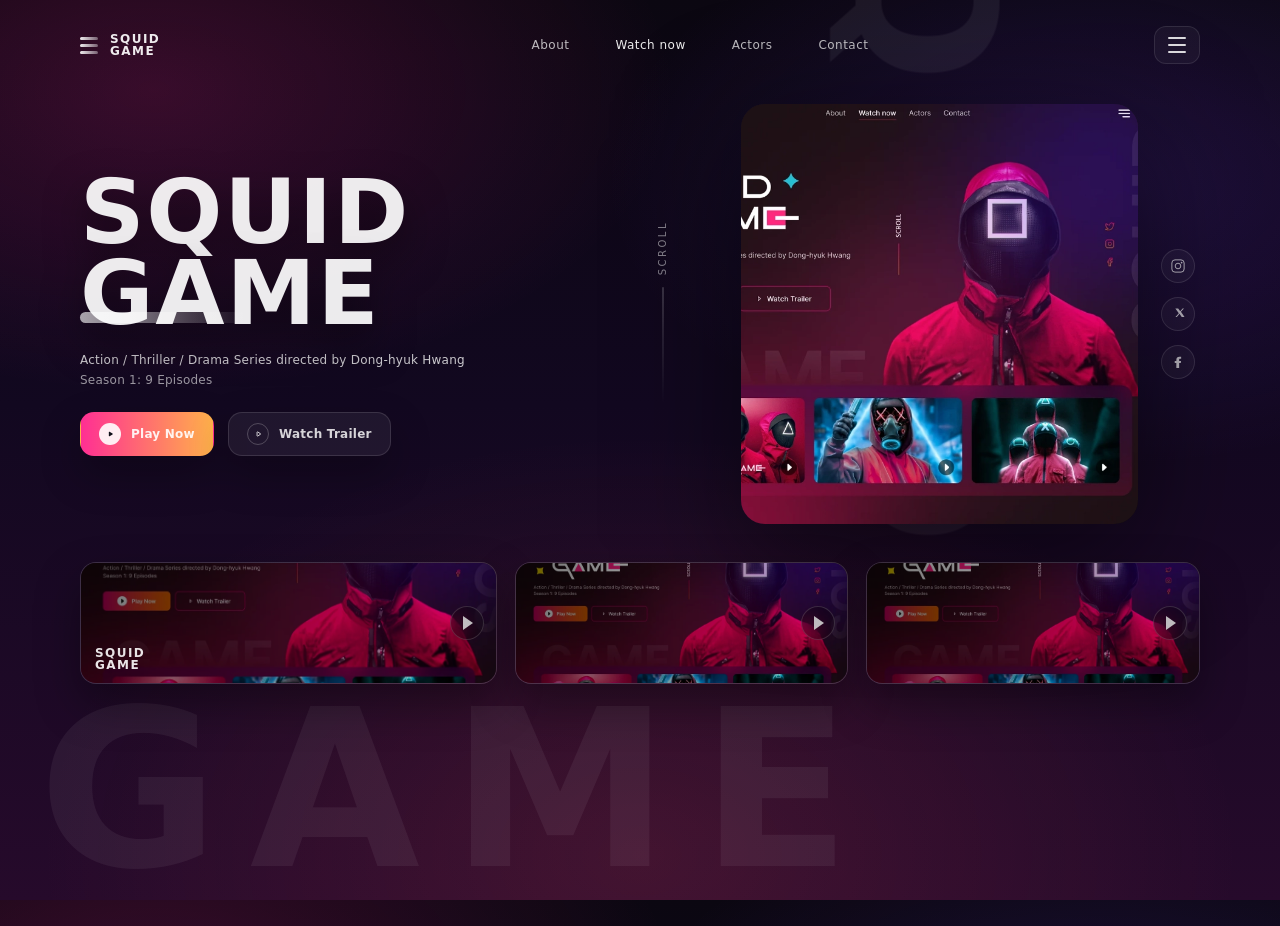
<file: task 2/index.html>
<!doctype html>
<html lang="en">
  <head>
    <meta charset="UTF-8" />
    <meta name="viewport" content="width=device-width, initial-scale=1.0" />
    <title>Squid Game - Landing</title>
    <link rel="stylesheet" href="style.css" />
  </head>
  <body>
    <div class="bg" aria-hidden="true">
      <span class="bg__word bg__word--game">GAME</span>
      <span class="bg__word bg__word--squid">SQUID</span>
    </div>

    <header class="header">
      <a class="brand" href="#" aria-label="Squid Game home">
        <span class="brand__mark" aria-hidden="true">
          <span class="brand__dot"></span>
          <span class="brand__dot"></span>
          <span class="brand__dot"></span>
        </span>
        <span class="brand__text">
          <span>SQUID</span>
          <span>GAME</span>
        </span>
      </a>

      <nav class="nav" aria-label="Primary">
        <a class="nav__link" href="#">About</a>
        <a class="nav__link nav__link--active" href="#">Watch now</a>
        <a class="nav__link" href="#">Actors</a>
        <a class="nav__link" href="#">Contact</a>
      </nav>

      <button class="menu" type="button" aria-label="Open menu">
        <span class="menu__bar"></span>
        <span class="menu__bar"></span>
        <span class="menu__bar"></span>
      </button>
    </header>

    <main class="wrap">
      <section class="hero" aria-label="Hero">
        <div class="hero__left">
          <h1 class="hero__title">
            <span>SQUID</span>
            <span>GAME</span>
          </h1>

          <p class="hero__desc">
            Action / Thriller / Drama Series directed by Dong-hyuk Hwang
            <br />
            <span class="hero__muted">Season 1: 9 Episodes</span>
          </p>

          <div class="hero__cta">
            <a class="btn btn--primary" href="#">
              <span class="btn__icon" aria-hidden="true">
                <svg viewBox="0 0 24 24" fill="none">
                  <path
                    d="M10 8.8v6.4a.8.8 0 0 0 1.24.66l5.06-3.2a.8.8 0 0 0 0-1.32l-5.06-3.2A.8.8 0 0 0 10 8.8Z"
                    fill="currentColor"
                  />
                </svg>
              </span>
              Play Now
            </a>
            <a class="btn btn--ghost" href="#">
              <span class="btn__icon btn__icon--ghost" aria-hidden="true">
                <svg viewBox="0 0 24 24" fill="none">
                  <path
                    d="M10.4 9.1v5.8a.7.7 0 0 0 1.1.6l4.6-2.9a.7.7 0 0 0 0-1.2l-4.6-2.9a.7.7 0 0 0-1.1.6Z"
                    stroke="currentColor"
                    stroke-width="1.6"
                    stroke-linejoin="round"
                  />
                </svg>
              </span>
              Watch Trailer
            </a>
          </div>
        </div>

        <div class="hero__mid" aria-hidden="true">
          <div class="scroll">
            <span class="scroll__text">SCROLL</span>
            <span class="scroll__line"></span>
          </div>
        </div>

        <div class="hero__right">
          <div class="character" aria-label="Masked guard">
            <img
              src="reference.webp"
              alt="Masked guard in red suit"
              loading="eager"
            />
            <div class="character__frame" aria-hidden="true"></div>
          </div>

          <aside class="social" aria-label="Social links">
            <a class="social__link" href="#" aria-label="Instagram">
              <svg viewBox="0 0 24 24" fill="none">
                <path
                  d="M7.5 2.8h9A4.7 4.7 0 0 1 21.2 7.5v9A4.7 4.7 0 0 1 16.5 21.2h-9A4.7 4.7 0 0 1 2.8 16.5v-9A4.7 4.7 0 0 1 7.5 2.8Z"
                  stroke="currentColor"
                  stroke-width="1.5"
                />
                <path
                  d="M12 16.2A4.2 4.2 0 1 0 12 7.8a4.2 4.2 0 0 0 0 8.4Z"
                  stroke="currentColor"
                  stroke-width="1.5"
                />
                <path
                  d="M17.4 6.9h.01"
                  stroke="currentColor"
                  stroke-width="2.6"
                  stroke-linecap="round"
                />
              </svg>
            </a>
            <a class="social__link" href="#" aria-label="Twitter / X">
              <svg viewBox="0 0 24 24" fill="none">
                <path
                  d="M18.9 3.6h2.1l-4.6 5.2 5.4 7.6h-4.2l-3.3-4.6-4 4.6H8.2l5-5.7-5.2-7.1h4.3l3 4.1 3.6-4.1Z"
                  fill="currentColor"
                />
              </svg>
            </a>
            <a class="social__link" href="#" aria-label="Facebook">
              <svg viewBox="0 0 24 24" fill="none">
                <path
                  d="M13.7 21v-7.6h2.5l.4-3h-2.9V8.5c0-.9.2-1.5 1.5-1.5h1.5V4.3c-.7-.1-1.6-.2-2.7-.2-2.7 0-4.5 1.6-4.5 4.6v1.7H7.1v3h2.4V21h4.2Z"
                  fill="currentColor"
                />
              </svg>
            </a>
          </aside>
        </div>
      </section>

      <section class="rail" aria-label="Featured videos">
        <article class="tile tile--wide">
          <img
            src="reference.webp"
            alt="Featured video 1"
            loading="lazy"
          />
          <button class="tile__play" type="button" aria-label="Play video 1">
            <span aria-hidden="true"></span>
          </button>
          <div class="tile__shade" aria-hidden="true"></div>
          <div class="tile__brand" aria-hidden="true">
            <span>SQUID</span><span>GAME</span>
          </div>
        </article>

        <article class="tile">
          <img
            src="reference.webp"
            alt="Featured video 2"
            loading="lazy"
          />
          <button class="tile__play" type="button" aria-label="Play video 2">
            <span aria-hidden="true"></span>
          </button>
          <div class="tile__shade" aria-hidden="true"></div>
        </article>

        <article class="tile">
          <img
            src="reference.webp"
            alt="Featured video 3"
            loading="lazy"
          />
          <button class="tile__play" type="button" aria-label="Play video 3">
            <span aria-hidden="true"></span>
          </button>
          <div class="tile__shade" aria-hidden="true"></div>
        </article>
      </section>
    </main>
  </body>
</html>
</file>
<file: task 2/style.css>
:root {
  --bg0: #0b0711;
  --bg1: #120820;
  --bg2: #260a2b;
  --text: rgba(255, 255, 255, 0.92);
  --muted: rgba(255, 255, 255, 0.65);
  --glass: rgba(255, 255, 255, 0.08);
  --stroke: rgba(255, 255, 255, 0.14);
  --pink: #ff2f93;
  --orange: #ffb14a;
}

* {
  box-sizing: border-box;
}

html,
body {
  height: 100%;
}

body {
  margin: 0;
  font-family: ui-sans-serif, system-ui, -apple-system, Segoe UI, Roboto, Arial,
    "Noto Sans", "Helvetica Neue", sans-serif;
  color: var(--text);
  background: radial-gradient(900px 520px at 12% 10%, rgba(255, 33, 146, 0.18), transparent 58%),
    radial-gradient(900px 520px at 86% 20%, rgba(122, 60, 255, 0.16), transparent 55%),
    radial-gradient(1000px 700px at 50% 95%, rgba(255, 77, 87, 0.14), transparent 60%),
    linear-gradient(180deg, var(--bg0), var(--bg1) 45%, var(--bg2));
  overflow-x: hidden;
}

.bg {
  position: fixed;
  inset: 0;
  pointer-events: none;
  z-index: -1;
}

.bg__word {
  position: absolute;
  font-weight: 800;
  letter-spacing: 0.14em;
  color: rgba(255, 255, 255, 0.06);
  user-select: none;
  white-space: nowrap;
  filter: blur(0.2px);
}

.bg__word--game {
  left: 3%;
  bottom: -2%;
  font-size: clamp(92px, 18vw, 220px);
}

.bg__word--squid {
  right: -4%;
  top: 6%;
  font-size: clamp(80px, 16vw, 190px);
  transform: rotate(90deg);
}

.header {
  width: min(1120px, calc(100% - 56px));
  margin: 26px auto 0;
  display: grid;
  grid-template-columns: 200px 1fr 80px;
  align-items: center;
  gap: 12px;
}

.brand {
  display: inline-flex;
  align-items: center;
  gap: 12px;
  color: var(--text);
  text-decoration: none;
}

.brand__mark {
  display: inline-flex;
  flex-direction: column;
  gap: 4px;
}

.brand__dot {
  width: 18px;
  height: 3px;
  border-radius: 999px;
  background: linear-gradient(90deg, rgba(255, 255, 255, 0.92), rgba(255, 255, 255, 0.35));
}

.brand__text {
  display: flex;
  flex-direction: column;
  line-height: 1;
  font-weight: 700;
  letter-spacing: 0.12em;
  font-size: 12px;
}

.nav {
  display: flex;
  justify-content: center;
  gap: 26px;
}

.nav__link {
  color: rgba(255, 255, 255, 0.72);
  text-decoration: none;
  font-size: 12px;
  letter-spacing: 0.04em;
  padding: 8px 10px;
  border-radius: 999px;
}

.nav__link:hover {
  color: rgba(255, 255, 255, 0.9);
  background: rgba(255, 255, 255, 0.04);
}

.nav__link--active {
  color: rgba(255, 255, 255, 0.92);
}

.menu {
  justify-self: end;
  width: 46px;
  height: 38px;
  border-radius: 12px;
  border: 1px solid rgba(255, 255, 255, 0.1);
  background: rgba(255, 255, 255, 0.04);
  cursor: pointer;
  display: inline-flex;
  flex-direction: column;
  align-items: center;
  justify-content: center;
  gap: 5px;
}

.menu__bar {
  width: 18px;
  height: 2px;
  border-radius: 999px;
  background: rgba(255, 255, 255, 0.85);
}

.wrap {
  width: min(1120px, calc(100% - 56px));
  margin: 30px auto 40px;
}

.hero {
  display: grid;
  grid-template-columns: 1.1fr 120px 1fr;
  align-items: center;
  gap: 18px;
  min-height: 440px;
}

.hero__title {
  margin: 0;
  font-weight: 800;
  letter-spacing: 0.02em;
  line-height: 0.9;
  font-size: clamp(56px, 7vw, 92px);
  text-shadow: 0 18px 40px rgba(0, 0, 0, 0.5);
}

.hero__title > span {
  display: block;
}

.hero__title span:last-child {
  position: relative;
}

.hero__title span:last-child::after {
  content: "";
  position: absolute;
  left: 0;
  bottom: 0.12em;
  width: 1.9em;
  height: 0.12em;
  border-radius: 999px;
  background: linear-gradient(90deg, rgba(255, 255, 255, 0.9), rgba(255, 255, 255, 0));
  opacity: 0.7;
}

.hero__desc {
  margin: 18px 0 0;
  font-size: 12px;
  letter-spacing: 0.02em;
  color: rgba(255, 255, 255, 0.78);
  line-height: 1.6;
}

.hero__muted {
  color: rgba(255, 255, 255, 0.58);
}

.hero__cta {
  margin-top: 22px;
  display: flex;
  gap: 14px;
  flex-wrap: wrap;
}

.btn {
  display: inline-flex;
  align-items: center;
  gap: 10px;
  height: 44px;
  padding: 0 18px;
  border-radius: 14px;
  text-decoration: none;
  font-weight: 700;
  letter-spacing: 0.02em;
  font-size: 12px;
  border: 1px solid transparent;
  box-shadow: 0 18px 40px rgba(0, 0, 0, 0.28);
}

.btn__icon {
  width: 22px;
  height: 22px;
  display: inline-flex;
  align-items: center;
  justify-content: center;
  border-radius: 999px;
  color: #10101a;
  background: rgba(255, 255, 255, 0.9);
}

.btn__icon svg {
  width: 14px;
  height: 14px;
}

.btn--primary {
  color: rgba(255, 255, 255, 0.9);
  background: linear-gradient(90deg, var(--pink), var(--orange));
}

.btn--primary:hover {
  filter: brightness(1.05);
}

.btn--ghost {
  color: rgba(255, 255, 255, 0.82);
  background: rgba(255, 255, 255, 0.06);
  border-color: rgba(255, 255, 255, 0.12);
}

.btn--ghost:hover {
  border-color: rgba(255, 255, 255, 0.22);
  background: rgba(255, 255, 255, 0.08);
}

.btn__icon--ghost {
  background: transparent;
  color: rgba(255, 255, 255, 0.85);
  border: 1px solid rgba(255, 255, 255, 0.22);
}

.hero__mid {
  display: flex;
  justify-content: center;
}

.scroll {
  display: flex;
  flex-direction: column;
  align-items: center;
  gap: 12px;
  opacity: 0.8;
}

.scroll__text {
  writing-mode: vertical-rl;
  transform: rotate(180deg);
  font-size: 10px;
  letter-spacing: 0.25em;
  color: rgba(255, 255, 255, 0.62);
}

.scroll__line {
  width: 2px;
  height: 120px;
  border-radius: 999px;
  background: linear-gradient(
    180deg,
    rgba(255, 255, 255, 0.22),
    rgba(255, 255, 255, 0)
  );
}

.hero__right {
  position: relative;
  display: grid;
  grid-template-columns: 1fr 44px;
  align-items: center;
  gap: 18px;
}

.character {
  position: relative;
  height: 420px;
  border-radius: 24px;
  overflow: hidden;
  filter: drop-shadow(0 30px 60px rgba(0, 0, 0, 0.5));
}

.character::before {
  content: "";
  position: absolute;
  inset: 0;
  background: radial-gradient(520px 320px at 70% 40%, rgba(255, 55, 140, 0.28), transparent 55%),
    radial-gradient(520px 320px at 40% 80%, rgba(122, 60, 255, 0.2), transparent 60%),
    linear-gradient(180deg, rgba(255, 255, 255, 0.05), rgba(0, 0, 0, 0.55));
}

.character img {
  width: 100%;
  height: 100%;
  display: block;
  object-fit: cover;
  object-position: 86% 30%;
  transform: scale(1.05);
  position: relative;
  z-index: 1;
}

.character::after {
  content: "";
  position: absolute;
  inset: 0;
  background: radial-gradient(500px 260px at 70% 30%, rgba(255, 55, 140, 0.35), transparent 55%),
    radial-gradient(520px 320px at 40% 80%, rgba(122, 60, 255, 0.22), transparent 60%),
    linear-gradient(180deg, rgba(0, 0, 0, 0.12), rgba(0, 0, 0, 0.55));
  mix-blend-mode: screen;
  pointer-events: none;
}

.character__frame {
  position: absolute;
  inset: 10px;
  border-radius: 18px;
  border: 1px solid rgba(255, 255, 255, 0.14);
  box-shadow: inset 0 0 0 1px rgba(255, 255, 255, 0.06);
  pointer-events: none;
}

.social {
  display: flex;
  flex-direction: column;
  gap: 14px;
  align-items: center;
}

.social__link {
  width: 34px;
  height: 34px;
  border-radius: 999px;
  display: grid;
  place-items: center;
  color: rgba(255, 255, 255, 0.68);
  border: 1px solid rgba(255, 255, 255, 0.12);
  background: rgba(255, 255, 255, 0.04);
  text-decoration: none;
}

.social__link:hover {
  color: rgba(255, 255, 255, 0.92);
  border-color: rgba(255, 255, 255, 0.22);
}

.social__link svg {
  width: 16px;
  height: 16px;
}

.rail {
  margin-top: 28px;
  display: grid;
  grid-template-columns: 1.25fr 1fr 1fr;
  gap: 18px;
}

.tile {
  position: relative;
  height: 122px;
  border-radius: 16px;
  overflow: hidden;
  border: 1px solid rgba(255, 255, 255, 0.12);
  background: rgba(255, 255, 255, 0.04);
  box-shadow: 0 20px 44px rgba(0, 0, 0, 0.35);
}

.tile img {
  width: 100%;
  height: 100%;
  display: block;
  object-fit: cover;
  transform: scale(1.03);
  filter: saturate(1.15) contrast(1.05);
}

/* Crop the single reference image into 3 “thumbnails” like the design */
.tile:nth-child(1) img {
  object-position: 26% 86%;
}

.tile:nth-child(2) img {
  object-position: 52% 86%;
}

.tile:nth-child(3) img {
  object-position: 80% 86%;
}

.tile:nth-child(1) img { object-position: 35% 55%; }
.tile:nth-child(2) img { object-position: 50% 50%; }
.tile:nth-child(3) img { object-position: 65% 50%; }

.tile__shade {
  position: absolute;
  inset: 0;
  background: linear-gradient(90deg, rgba(0, 0, 0, 0.55), rgba(0, 0, 0, 0.15));
  pointer-events: none;
}

.tile__play {
  position: absolute;
  right: 12px;
  top: 50%;
  transform: translateY(-50%);
  width: 34px;
  height: 34px;
  border-radius: 999px;
  border: 0;
  background: rgba(0, 0, 0, 0.25);
  border: 1px solid rgba(255, 255, 255, 0.18);
  cursor: pointer;
  display: grid;
  place-items: center;
  backdrop-filter: blur(10px);
  -webkit-backdrop-filter: blur(10px);
}

.tile__play > span {
  width: 0;
  height: 0;
  border-left: 10px solid rgba(255, 255, 255, 0.9);
  border-top: 7px solid transparent;
  border-bottom: 7px solid transparent;
  transform: translateX(1px);
}

.tile__brand {
  position: absolute;
  left: 14px;
  bottom: 12px;
  font-weight: 800;
  letter-spacing: 0.12em;
  font-size: 12px;
  color: rgba(255, 255, 255, 0.9);
  text-shadow: 0 14px 30px rgba(0, 0, 0, 0.55);
}

.tile__brand span {
  display: block;
  line-height: 1;
}

@media (max-width: 980px) {
  .header {
    grid-template-columns: 200px 1fr 60px;
  }
  .hero {
    grid-template-columns: 1fr;
    gap: 22px;
  }
  .hero__mid {
    display: none;
  }
  .hero__right {
    grid-template-columns: 1fr 44px;
  }
  .character {
    height: 360px;
  }
  .rail {
    grid-template-columns: 1fr;
  }
}

@media (max-width: 520px) {
  .header {
    width: calc(100% - 28px);
    grid-template-columns: 1fr 46px;
  }
  .nav {
    display: none;
  }
  .wrap {
    width: calc(100% - 28px);
  }
  .hero__cta {
    gap: 10px;
  }
  .character {
    height: 320px;
  }
}
</file>
